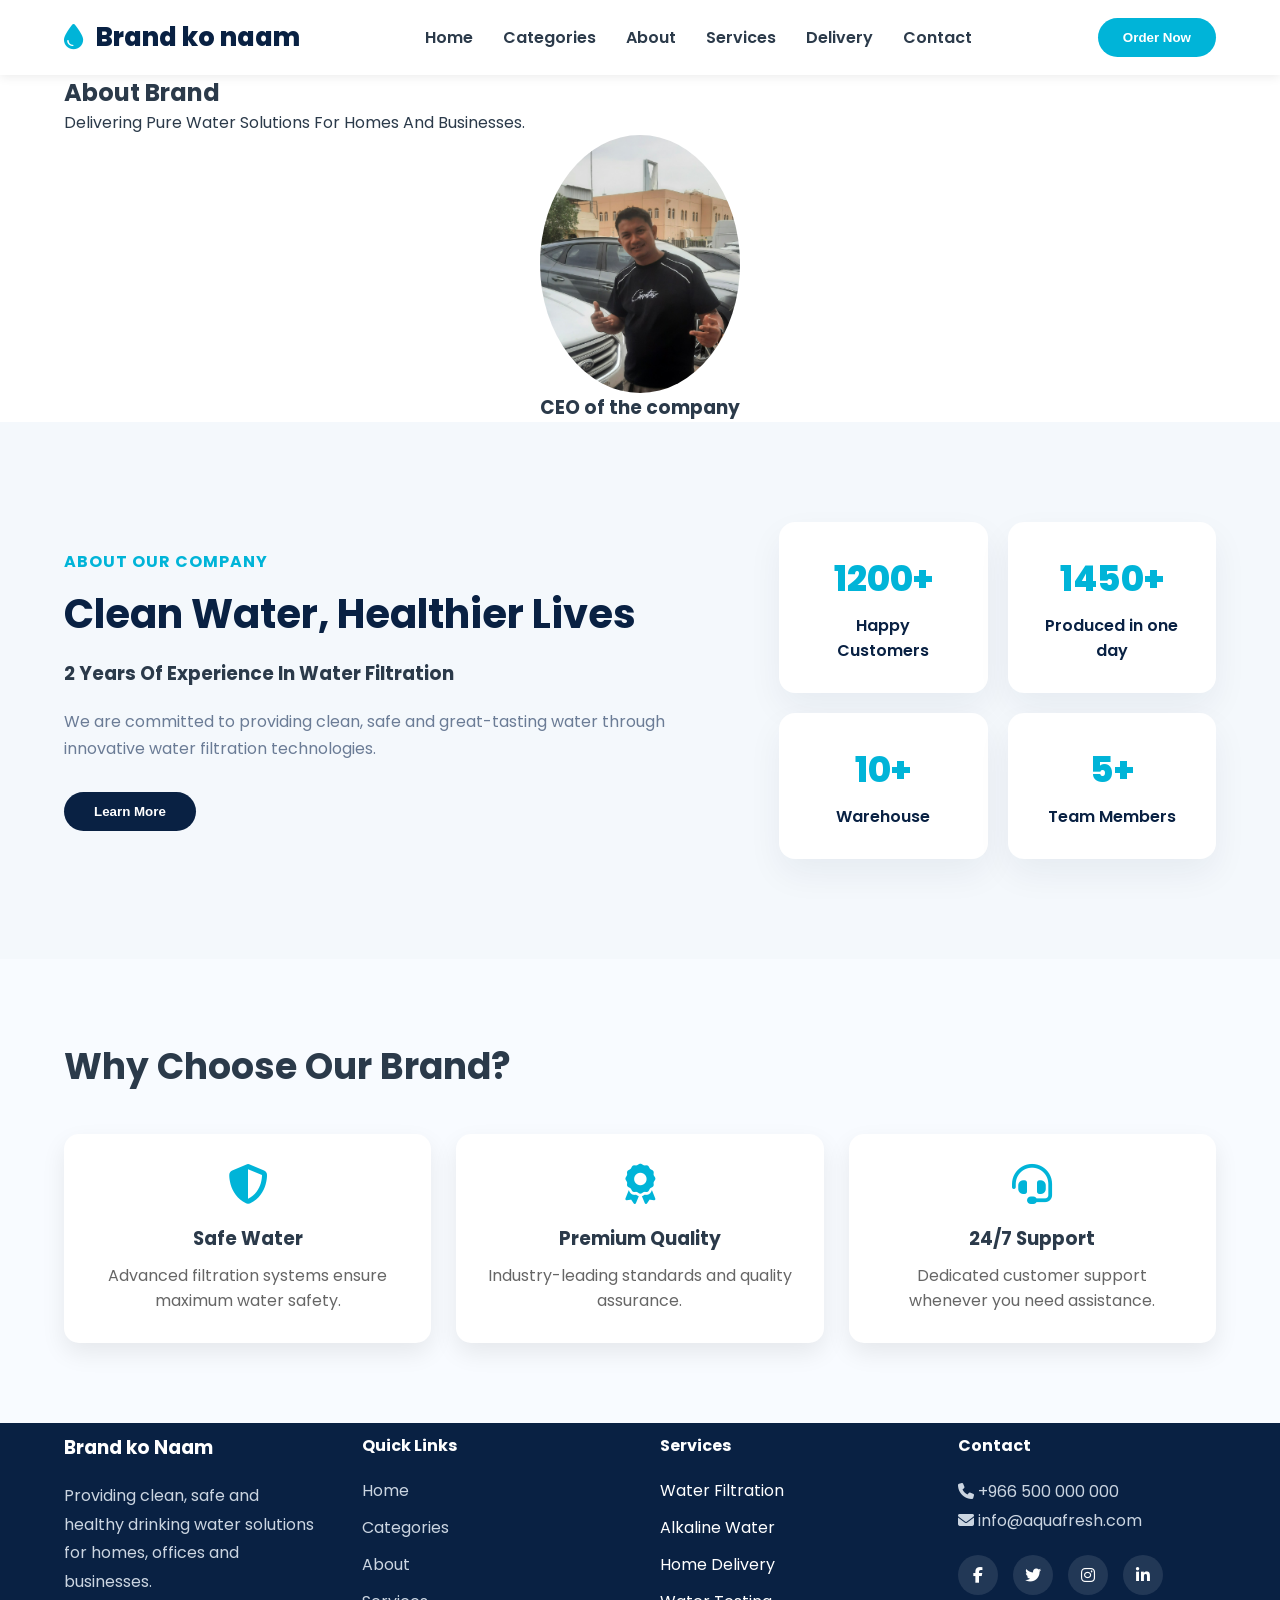
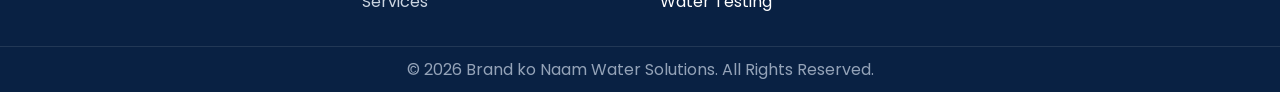
<file: watersupply/html/about.html>
<!DOCTYPE html>
<html lang="en">

<head>

    <meta charset="UTF-8">

    <meta name="viewport"
          content="width=device-width, initial-scale=1.0">

    <title>
        About Us | AquaFresh
    </title>

    <link href="https://fonts.googleapis.com/css2?family=Poppins:wght@300;400;500;600;700;800&display=swap"
          rel="stylesheet">

    <link rel="stylesheet"
          href="https://cdnjs.cloudflare.com/ajax/libs/font-awesome/6.4.0/css/all.min.css">

    <link rel="stylesheet"
          href="../css/main.css">

    <link rel="stylesheet"
          href="../css/about.css">

    <link rel="stylesheet"
          href="../css/responsive.css">

</head>

<body>

    <!-- HEADER -->

    <div id="header"></div>

    <!-- PAGE BANNER -->

    <section class="page-banner">

        <div class="container">

            <h1>
                About Brand
            </h1>

            <p>
                Delivering Pure Water Solutions
                For Homes And Businesses.
            </p>

        </div>

    </section>
    <div class="boss pic">
         <section>
         <div class="owner">
                    <img src="../images/dbdaju.png" alt="">
                    <h3>CEO of the company</h3>
                </div>

    </section>

    </div>
   

    <!-- ABOUT SECTION -->

    <section class="about-section">

        <div class="container about-wrapper">

            <div class="about-left">

                <span class="about-tag">

                    About Our Company
                

                </span>
               
                <h2>

                    Clean Water,
                    Healthier Lives

                </h2>

                <h3 class="experience-headline">

                    2 Years Of Experience
                    In Water Filtration

                </h3>

                <p>

                    We are committed to providing
                    clean, safe and great-tasting
                    water through innovative water
                    filtration technologies.

                </p>

                <button class="btn-more-about">

                    Learn More

                </button>

            </div>

            <div class="about-right grid-metrics">

                <div class="metric-box">

                    <div class="metric-num"
                         data-target="1200">

                        1200+

                    </div>

                    <div class="metric-label">

                        Happy Customers

                    </div>

                </div>

                <div class="metric-box">

                    <div class="metric-num"
                         data-target="1450">

                        1450+

                    </div>

                    <div class="metric-label">

                        Produced in one day

                    </div>

                </div>

                <div class="metric-box">

                    <div class="metric-num"
                         data-target="1800">

                        10+

                    </div>

                    <div class="metric-label">

                        Warehouse

                    </div>

                </div>

                <div class="metric-box">

                    <div class="metric-num"
                         data-target="50">

                        5+

                    </div>

                    <div class="metric-label">

                        Team Members

                    </div>

                </div>

            </div>

        </div>

    </section>

    <!-- COMPANY VALUES -->

    <section class="values-section">

        <div class="container">

            <h2 class="section-main-title">

                Why Choose Our Brand?

            </h2>

            <div class="values-grid">

                <div class="value-card">

                    <i class="fas fa-shield-alt"></i>

                    <h3>
                        Safe Water
                    </h3>

                    <p>
                        Advanced filtration systems
                        ensure maximum water safety.
                    </p>

                </div>

                <div class="value-card">

                    <i class="fas fa-award"></i>

                    <h3>
                        Premium Quality
                    </h3>

                    <p>
                        Industry-leading standards
                        and quality assurance.
                    </p>

                </div>

                <div class="value-card">

                    <i class="fas fa-headset"></i>

                    <h3>
                        24/7 Support
                    </h3>

                    <p>
                        Dedicated customer support
                        whenever you need assistance.
                    </p>

                </div>

            </div>

        </div>

    </section>

    <!-- FOOTER -->

    <div id="footer"></div>

    <!-- COUNTER SCRIPT -->

    <script src="../js/counterAnimation.js"></script>

    <!-- LOAD HEADER -->

    <script>

        fetch("header.html")

        .then(response => response.text())

        .then(data => {

            document.getElementById(
                "header"
            ).innerHTML = data;

        });

    </script>

    <!-- LOAD FOOTER -->

    <script>

        fetch("footer.html")

        .then(response => response.text())

        .then(data => {

            document.getElementById(
                "footer"
            ).innerHTML = data;

        });

    </script>

</body>

</html>
</file>
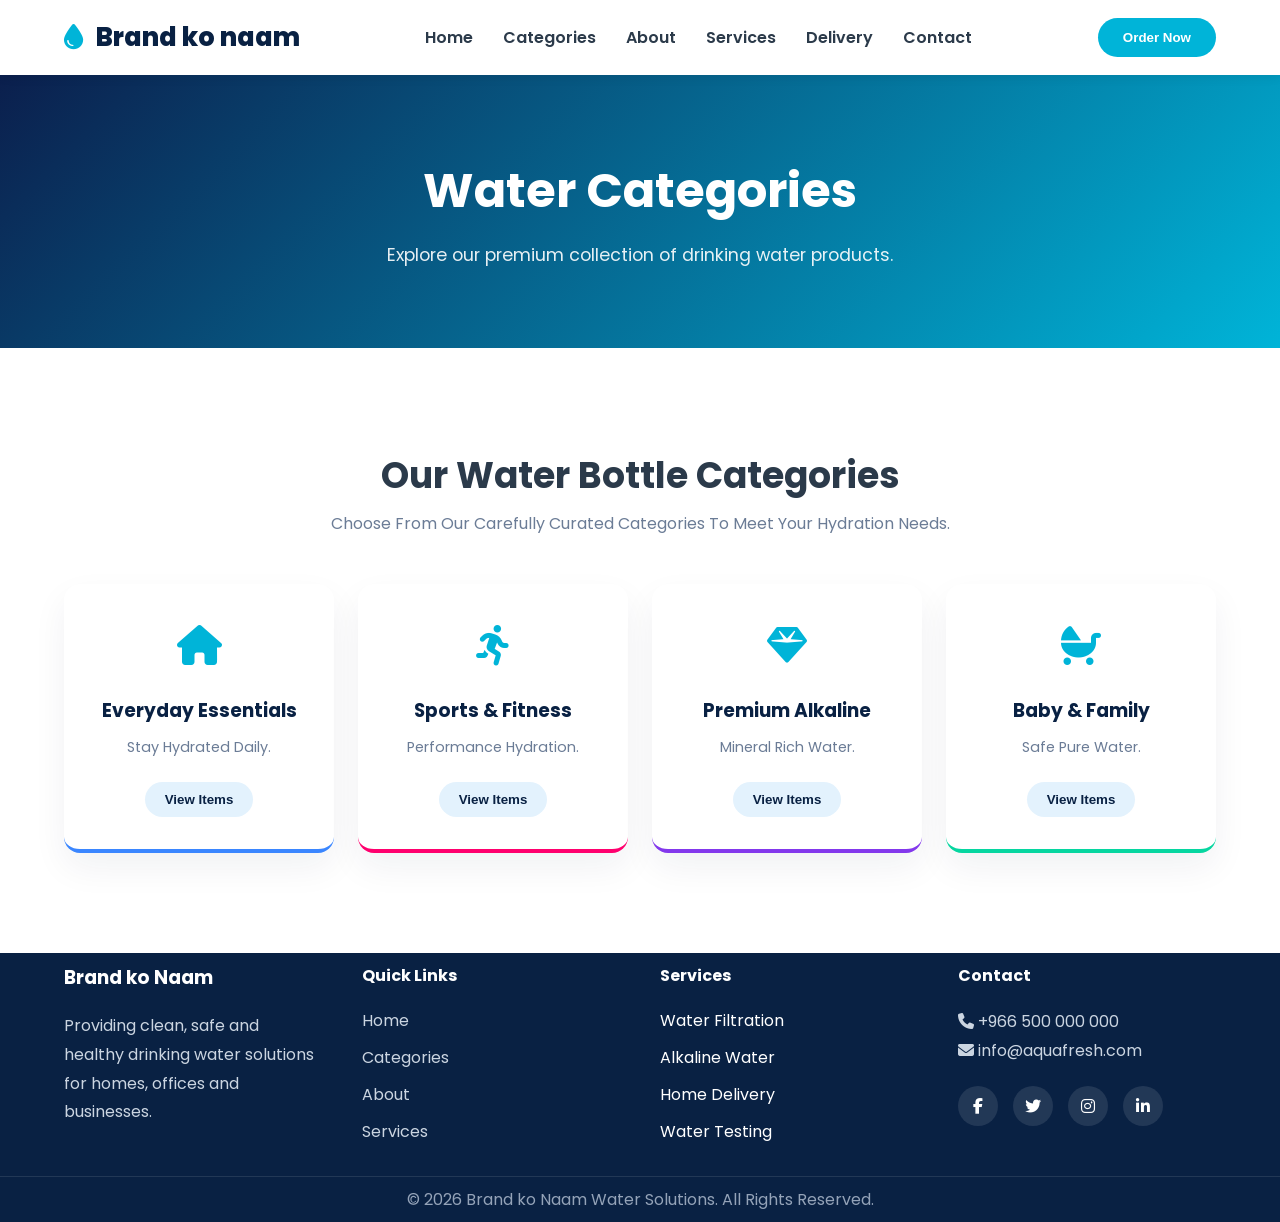
<file: watersupply/html/categories.html>
<!DOCTYPE html>
<html lang="en">

<head>

    <meta charset="UTF-8">

    <meta name="viewport"
          content="width=device-width, initial-scale=1.0">

    <title>
        Water Categories | AquaFresh
    </title>

    <link href="https://fonts.googleapis.com/css2?family=Poppins:wght@300;400;500;600;700;800&display=swap"
          rel="stylesheet">

    <link rel="stylesheet"
          href="https://cdnjs.cloudflare.com/ajax/libs/font-awesome/6.4.0/css/all.min.css">

    <link rel="stylesheet"
          href="../css/main.css">

    <link rel="stylesheet"
          href="../css/categories.css">

    <link rel="stylesheet"
          href="../css/responsive.css">

</head>

<body>

    <!-- HEADER -->

    <div id="header"></div>

    <!-- PAGE BANNER -->

    <section class="page-banner">

        <div class="container">

            <h1>
                Water Categories
            </h1>

            <p>
                Explore our premium collection
                of drinking water products.
            </p>

        </div>

    </section>

    <!-- CATEGORIES -->

    <section class="categories-section">

        <div class="container text-center">

            <h2 class="section-main-title">

                Our Water Bottle Categories

            </h2>

            <p class="section-subtitle">

                Choose From Our Carefully
                Curated Categories To Meet
                Your Hydration Needs.

            </p>

            <div class="categories-grid">

                <div class="category-card item-1">

                    <div class="category-illustration">

                        <i class="fas fa-home"></i>

                    </div>

                    <h3>
                        Everyday Essentials
                    </h3>

                    <p>
                        Stay Hydrated Daily.
                    </p>

                    <button class="btn-view-items">
                        View Items
                    </button>

                </div>

                <div class="category-card item-2">

                    <div class="category-illustration">

                        <i class="fas fa-running"></i>

                    </div>

                    <h3>
                        Sports & Fitness
                    </h3>

                    <p>
                        Performance Hydration.
                    </p>

                    <button class="btn-view-items">
                        View Items
                    </button>

                </div>

                <div class="category-card item-3">

                    <div class="category-illustration">

                        <i class="fas fa-gem"></i>

                    </div>

                    <h3>
                        Premium Alkaline
                    </h3>

                    <p>
                        Mineral Rich Water.
                    </p>

                    <button class="btn-view-items">
                        View Items
                    </button>

                </div>

                <div class="category-card item-4">

                    <div class="category-illustration">

                        <i class="fas fa-baby-carriage"></i>

                    </div>

                    <h3>
                        Baby & Family
                    </h3>

                    <p>
                        Safe Pure Water.
                    </p>

                    <button class="btn-view-items">
                        View Items
                    </button>

                </div>

            </div>

        </div>

    </section>

    <!-- FOOTER -->

    <div id="footer"></div>

    <!-- LOAD HEADER -->

    <script>

        fetch("header.html")

        .then(response => response.text())

        .then(data => {

            document.getElementById(
                "header"
            ).innerHTML = data;

        });

    </script>

    <!-- LOAD FOOTER -->

    <script>

        fetch("footer.html")

        .then(response => response.text())

        .then(data => {

            document.getElementById(
                "footer"
            ).innerHTML = data;

        });

    </script>

</body>

</html>
</file>
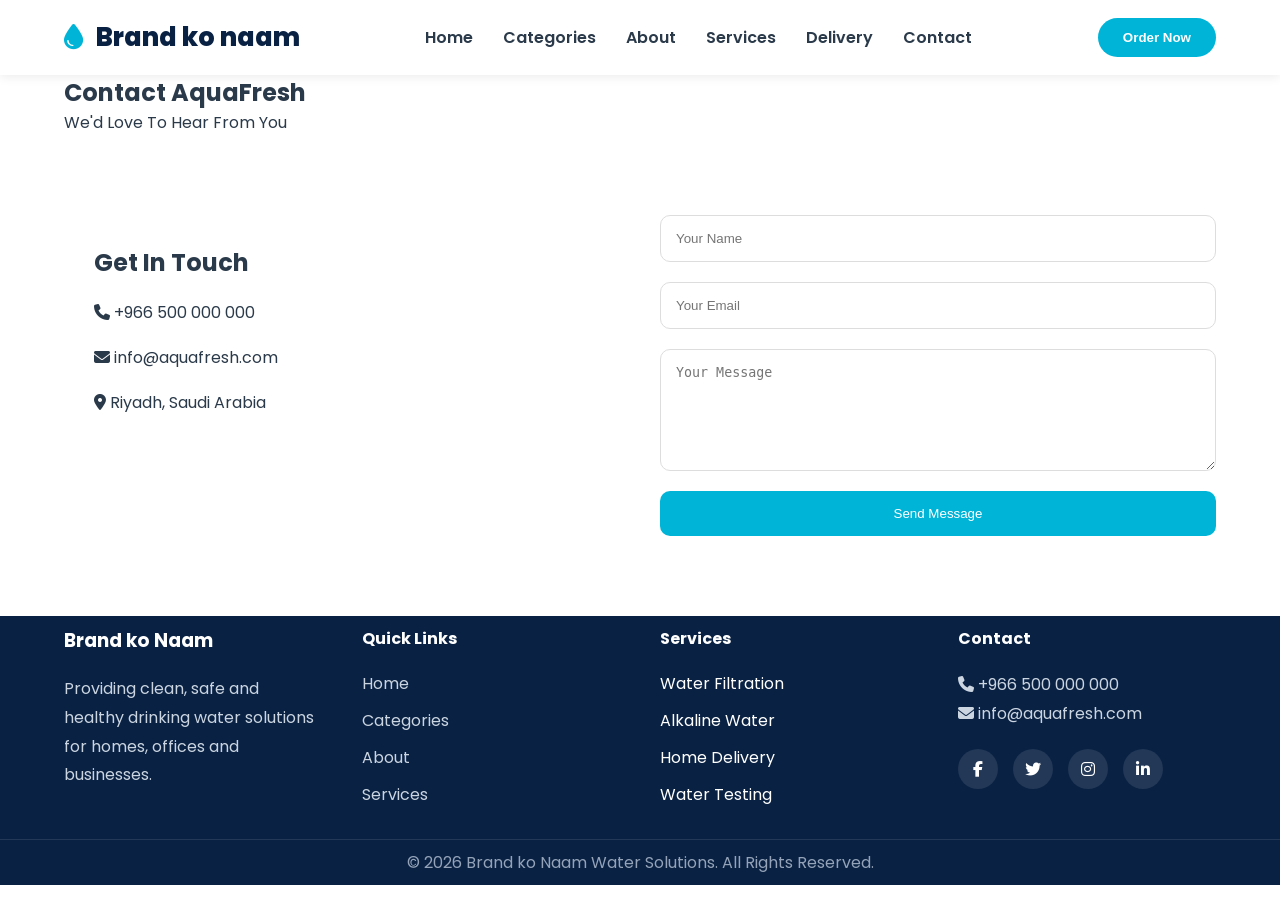
<file: watersupply/html/contact.html>
<!DOCTYPE html>
<html lang="en">

<head>

<meta charset="UTF-8">

<meta name="viewport"
      content="width=device-width, initial-scale=1.0">

<title>
Contact Us | Brand ko naam
</title>

<link href="https://fonts.googleapis.com/css2?family=Poppins:wght@300;400;500;600;700;800&display=swap"
      rel="stylesheet">

<link rel="stylesheet"
      href="https://cdnjs.cloudflare.com/ajax/libs/font-awesome/6.4.0/css/all.min.css">

<link rel="stylesheet"
      href="../css/main.css">

<link rel="stylesheet"
      href="../css/contact.css">

</head>

<body>

<div id="header"></div>

<section class="page-banner">

    <div class="container">

        <h1>
            Contact AquaFresh
        </h1>

        <p>
            We'd Love To Hear From You
        </p>

    </div>

</section>

<section class="contact-section">

    <div class="container">

        <div class="contact-grid">

            <div class="contact-info">

                <h2>
                    Get In Touch
                </h2>

                <p>

                    <i class="fas fa-phone"></i>

                    +966 500 000 000

                </p>

                <p>

                    <i class="fas fa-envelope"></i>

                    info@aquafresh.com

                </p>

                <p>

                    <i class="fas fa-location-dot"></i>

                    Riyadh, Saudi Arabia

                </p>

            </div>

            <div class="contact-form-box">

                <form>

                    <input type="text"
                           placeholder="Your Name"
                           required>

                    <input type="email"
                           placeholder="Your Email"
                           required>

                    <textarea
                    rows="6"
                    placeholder="Your Message"></textarea>

                    <button type="submit">

                        Send Message

                    </button>

                </form>

            </div>

        </div>

    </div>

</section>

<div id="footer"></div>

<script src="../js/routeChecker.js"></script>

<script>

fetch("header.html")
.then(response => response.text())
.then(data => {
document.getElementById("header").innerHTML = data;
});

fetch("footer.html")
.then(response => response.text())
.then(data => {
document.getElementById("footer").innerHTML = data;
});

</script>

</body>
</html>
</file>
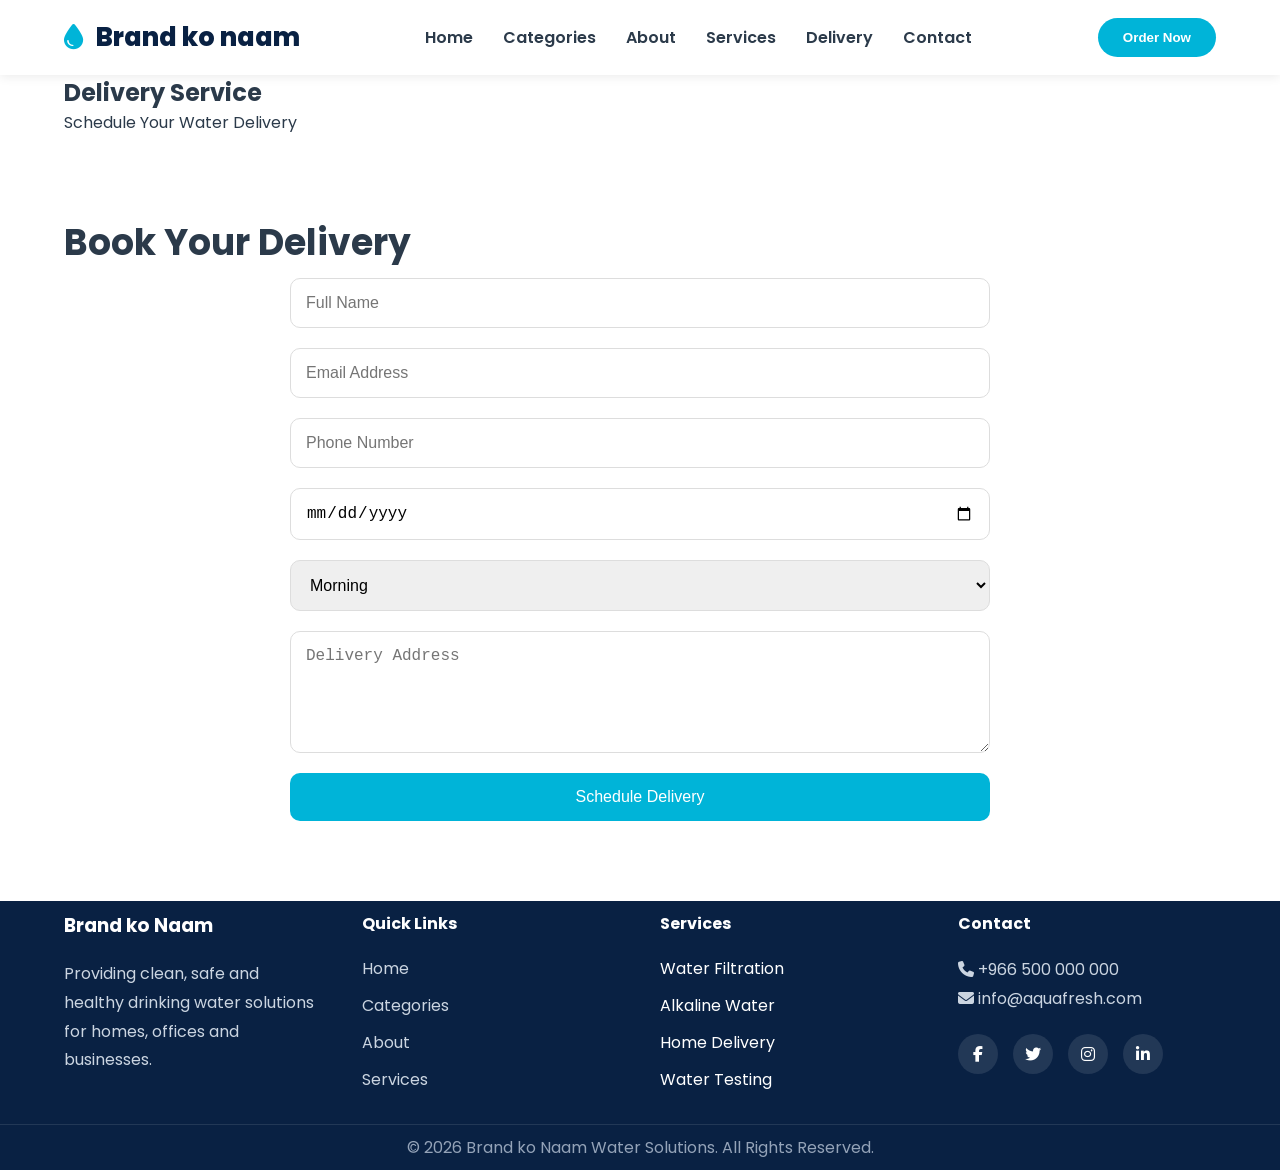
<file: watersupply/html/delivery.html>
<!DOCTYPE html>
<html lang="en">

<head>

    <meta charset="UTF-8">

    <meta name="viewport"
          content="width=device-width, initial-scale=1.0">

    <title>
        Delivery Service | AquaFresh
    </title>

    <link href="https://fonts.googleapis.com/css2?family=Poppins:wght@300;400;500;600;700;800&display=swap"
          rel="stylesheet">

    <link rel="stylesheet"
          href="https://cdnjs.cloudflare.com/ajax/libs/font-awesome/6.4.0/css/all.min.css">

    <link rel="stylesheet"
          href="../css/main.css">

    <link rel="stylesheet"
          href="../css/delivery.css">

</head>

<body>

<div id="header"></div>

<section class="page-banner">

    <div class="container">

        <h1>
            Delivery Service
        </h1>

        <p>
            Schedule Your Water Delivery
        </p>

    </div>

</section>

<section class="delivery-section">

    <div class="container">

        <h2 class="section-main-title">
            Book Your Delivery
        </h2>

        <form class="delivery-form">

            <input type="text"
                   placeholder="Full Name"
                   required>

            <input type="email"
                   placeholder="Email Address"
                   required>

            <input type="tel"
                   placeholder="Phone Number"
                   required>

            <input type="date"
                   id="targetDeliveryDate"
                   required>

            <select id="targetDeliverySlot">

                <option>
                    Morning
                </option>

                <option>
                    Afternoon
                </option>

                <option>
                    Evening
                </option>

            </select>

            <textarea
            placeholder="Delivery Address"
            rows="5"></textarea>

            <button type="submit"
                    id="btnScheduleAction">

                Schedule Delivery

            </button>

        </form>

    </div>

</section>

<div id="footer"></div>

<script src="../js/dateValidation.js"></script>
<script src="../js/deliveryForm.js"></script>

<script>

fetch("header.html")
.then(response => response.text())
.then(data => {
document.getElementById("header").innerHTML = data;
});

fetch("footer.html")
.then(response => response.text())
.then(data => {
document.getElementById("footer").innerHTML = data;
});

</script>

</body>
</html>
</file>
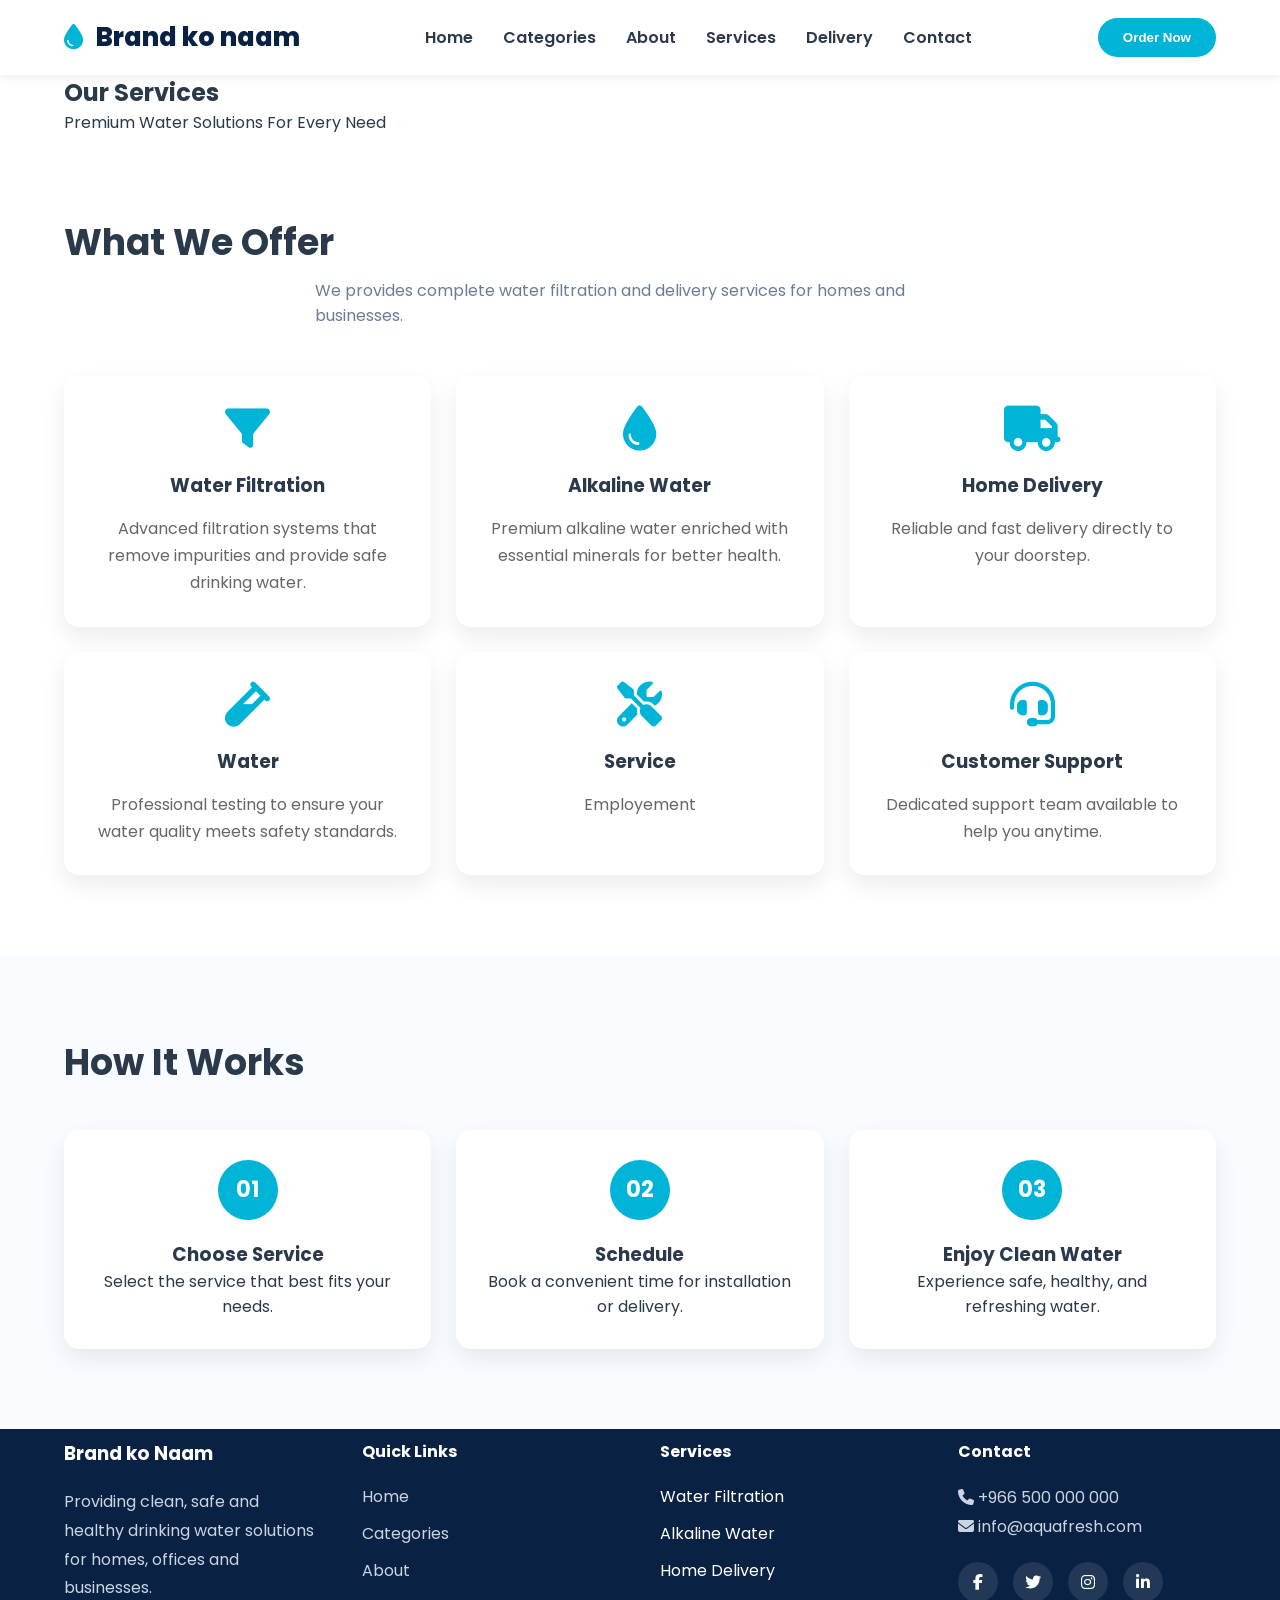
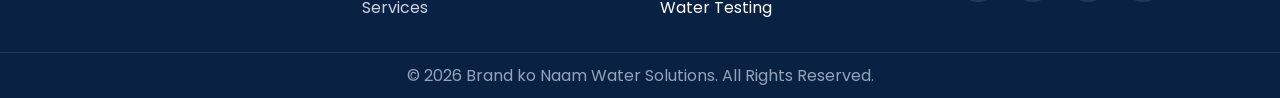
<file: watersupply/html/services.html>
<!DOCTYPE html>
<html lang="en">

<head>

    <meta charset="UTF-8">

    <meta name="viewport"
          content="width=device-width, initial-scale=1.0">

    <title>
        Our Services | Fresh
    </title>

    <link href="https://fonts.googleapis.com/css2?family=Poppins:wght@300;400;500;600;700;800&display=swap"
          rel="stylesheet">

    <link rel="stylesheet"
          href="https://cdnjs.cloudflare.com/ajax/libs/font-awesome/6.4.0/css/all.min.css">

    <link rel="stylesheet"
          href="../css/main.css">

    <link rel="stylesheet"
          href="../css/services.css">

    <link rel="stylesheet"
          href="../css/responsive.css">

</head>

<body>

    <!-- HEADER -->

    <div id="header"></div>

    <!-- PAGE BANNER -->

    <section class="page-banner">

        <div class="container">

            <h1>
                Our Services
            </h1>

            <p>
                Premium Water Solutions
                For Every Need
            </p>

        </div>

    </section>

    <!-- SERVICES SECTION -->

    <section class="services-section">

        <div class="container">

            <h2 class="section-main-title">

                What We Offer

            </h2>

            <p class="section-subtitle">

                We provides complete
                water filtration and delivery
                services for homes and businesses.

            </p>

            <div class="services-grid">

                <div class="service-card">

                    <i class="fas fa-filter"></i>

                    <h3>
                        Water Filtration
                    </h3>

                    <p>
                        Advanced filtration systems
                        that remove impurities and
                        provide safe drinking water.
                    </p>

                </div>

                <div class="service-card">

                    <i class="fas fa-tint"></i>

                    <h3>
                        Alkaline Water
                    </h3>

                    <p>
                        Premium alkaline water
                        enriched with essential
                        minerals for better health.
                    </p>

                </div>

                <div class="service-card">

                    <i class="fas fa-truck"></i>

                    <h3>
                        Home Delivery
                    </h3>

                    <p>
                        Reliable and fast delivery
                        directly to your doorstep.
                    </p>

                </div>

                <div class="service-card">

                    <i class="fas fa-vial"></i>

                    <h3>
                        Water 
                    </h3>

                    <p>
                        Professional testing to
                        ensure your water quality
                        meets safety standards.
                    </p>

                </div>

                <div class="service-card">

                    <i class="fas fa-tools"></i>

                    <h3>
                        Service
                    </h3>

                    <p>
                        Employement
                    </p>

                </div>

                <div class="service-card">

                    <i class="fas fa-headset"></i>

                    <h3>
                        Customer Support
                    </h3>

                    <p>
                        Dedicated support team
                        available to help you
                        anytime.
                    </p>

                </div>

            </div>

        </div>

    </section>

    <!-- PROCESS SECTION -->

    <section class="process-section">

        <div class="container">

            <h2 class="section-main-title">

                How It Works

            </h2>

            <div class="process-grid">

                <div class="process-card">

                    <span>01</span>

                    <h3>
                        Choose Service
                    </h3>

                    <p>
                        Select the service that
                        best fits your needs.
                    </p>

                </div>

                <div class="process-card">

                    <span>02</span>

                    <h3>
                        Schedule
                    </h3>

                    <p>
                        Book a convenient time
                        for installation or delivery.
                    </p>

                </div>

                <div class="process-card">

                    <span>03</span>

                    <h3>
                        Enjoy Clean Water
                    </h3>

                    <p>
                        Experience safe, healthy,
                        and refreshing water.
                    </p>

                </div>

            </div>

        </div>

    </section>

    <!-- FOOTER -->

    <div id="footer"></div>

    <!-- LOAD HEADER -->

    <script>

        fetch("header.html")

        .then(response => response.text())

        .then(data => {

            document.getElementById(
                "header"
            ).innerHTML = data;

        });

    </script>

    <!-- LOAD FOOTER -->

    <script>

        fetch("footer.html")

        .then(response => response.text())

        .then(data => {

            document.getElementById(
                "footer"
            ).innerHTML = data;

        });

    </script>

</body>

</html>
</file>
<file: watersupply/css/main.css>
:root{
--navy-blue:#092143;
--sky-blue:#e3f2fd;
--cyan-accent:#00b4d8;
--text-dark:#2b3a4a;
--text-muted:#6b7c96;
--bg-light:#f4f8fc;
--white:#ffffff;
--card-shadow:0 15px 35px rgba(9,33,67,.06);
--border-radius-main:16px;
}

*{
margin:0;
padding:0;
box-sizing:border-box;
}

html{
scroll-behavior:smooth;
}

body{
font-family:'Poppins',sans-serif;
color:var(--text-dark);
overflow-x:hidden;
background:#fff;
}

.container{
width:100%;
max-width:1200px;
margin:auto;
padding:0 24px;
}

.text-center{
text-align:center;
}
.hero-lead{
   
    text-align: left;
}

.text-cyan{
color:var(--cyan-accent);
}

.section-main-title{
font-size:2.25rem;
font-weight:700;
margin-bottom:8px;
}

.section-subtitle{
color:var(--text-muted);
max-width:650px;
margin:auto auto 48px;
}
/* =========================
   HEADER
========================= */

.main-header{
    position:sticky;
    top:0;
    z-index:1000;
    background:white;
    box-shadow:0 2px 10px rgba(0,0,0,.08);
}

.header-container{
    display:flex;
    justify-content:space-between;
    align-items:center;
    padding:18px 24px;
}

.logo{
    font-size:1.6rem;
    font-weight:800;
    color:var(--navy-blue);
}

.logo i{
    color:var(--cyan-accent);
    margin-right:8px;
}

.navbar{
    display:flex;
    gap:30px;
}

.navbar a{
    text-decoration:none;
    color:var(--text-dark);
    font-weight:600;
    transition:.3s;
}

.navbar a:hover{
    color:var(--cyan-accent);
}

.header-btn{
    border:none;
    background:var(--cyan-accent);
    color:white;
    padding:12px 25px;
    border-radius:30px;
    cursor:pointer;
    font-weight:600;
}

/* =========================
   FOOTER
========================= */

.footer{
    background:var(--navy-blue);
    color:white;
    padding-top:10px;
}

.footer-grid{
    display:grid;
    grid-template-columns:repeat(4,1fr);
    gap:40px;
}

.footer-column h3,
.footer-column h4{
    margin-bottom:20px;
}

.footer-column p{
    color:#cbd5e1;
    line-height:1.8;
}

.footer-column ul{
    list-style:none;
}

.footer-column ul li{
    margin-bottom:12px;
}

.footer-column a{
    color:#cbd5e1;
    text-decoration:none;
}

.footer-column a:hover{
    color:white;
}

.social-icons{
    display:flex;
    gap:15px;
    margin-top:20px;
}

.social-icons a{
    width:40px;
    height:40px;
    background:rgba(255,255,255,.1);
    border-radius:50%;
    display:flex;
    justify-content:center;
    align-items:center;
    color:white;
}

.footer-bottom{
    margin-top:20px;
    text-align:center;
    border-top:1px solid rgba(255,255,255,.1);
    padding:10px;
    color:#94a3b8;
}
.hero-product-display{
    border:3px solid red;
}

.main-bottle-img{
    width:400px;
    height:auto;
}
</file>
<file: watersupply/css/about.css>
.about-section{
    padding:100px 0;
    background:var(--bg-light);
}

.about-wrapper{
    display:grid;
    grid-template-columns:1.2fr .8fr;
    gap:60px;
    align-items:center;
}

.about-tag{
    color:var(--cyan-accent);
    font-weight:700;
    text-transform:uppercase;
    letter-spacing:1px;
}

.about-left h2{
    font-size:2.5rem;
    color:var(--navy-blue);
    margin-top:10px;
}

.experience-headline{
    margin:15px 0 20px;
    color:var(--text-dark);
}

.about-left p{
    color:var(--text-muted);
    margin-bottom:30px;
    line-height:1.7;
}

.btn-more-about{
    border:none;
    background:var(--navy-blue);
    color:white;
    padding:12px 30px;
    border-radius:30px;
    cursor:pointer;
    font-weight:600;
}

.grid-metrics{
    display:grid;
    grid-template-columns:1fr 1fr;
    gap:20px;
}

.metric-box{
    background:white;
    padding:30px;
    text-align:center;
    border-radius:16px;
    box-shadow:0 15px 35px rgba(9,33,67,.06);
}

.metric-num{
    font-size:2.2rem;
    color:var(--cyan-accent);
    font-weight:800;
}

.metric-label{
    color:var(--navy-blue);
    font-weight:600;
    margin-top:8px;
}

.feature-badges-row{
    display:grid;
    grid-template-columns:1fr 1fr;
    gap:20px;
    margin-bottom:30px;
}

.badge-item{
    display:flex;
    gap:15px;
}
.values-section{
    padding:80px 20px;
    background:#f8fbff;
}

.values-grid{
    display:grid;
    grid-template-columns:
    repeat(auto-fit,minmax(250px,1fr));
    gap:25px;
    margin-top:40px;
}

.value-card{
    background:#fff;
    padding:30px;
    border-radius:15px;
    text-align:center;
    box-shadow:0 10px 25px rgba(0,0,0,.08);
}

.value-card i{
    font-size:40px;
    color:#00b4d8;
    margin-bottom:20px;
}

.value-card h3{
    margin-bottom:10px;
}

.value-card p{
    color:#666;
}
.boss{
     display: flex;
     align-items: center;
     justify-content: space-around;
}
.owner1 {
    border: 1px solid black;
    padding: 20px;
    width: 50%;
    border-radius: 10px 10px;
    margin-left: 10px;
    margin-top: 10px;
    box-shadow: 2px 4px 8px rgba(0, 0, 0, 0.3);
    display: flex;
    gap: 50px;          /* space between images */
    justify-content: left;  /* center horizontally */
    align-items: center;
    flex-wrap: wrap;    /* allows wrapping on small screens */
  position: relative;
  transform: translate(0);
  transform-style: preserve-3d;
  
    
}
.owner2 {
    border: 1px solid black;
    padding: 20px;
    width: 50%;
    border-radius: 10px 10px;
    margin-left: 10px;
    margin-top: 10px;
    box-shadow: 2px 4px 8px rgba(0, 0, 0, 0.3);
    display: flex;
    gap: 50px;          /* space between images */
    justify-content: left;  /* center horizontally */
    align-items: center;
    flex-wrap: wrap;    /* allows wrapping on small screens */
  position: relative;
  transform: translate(0);
  transform-style: preserve-3d;
  
    
}
.owner img {
    width: 200px;       /* adjust size as needed */
    height: auto;
    display: block;
}
img {
    width: 200px;
    height: 280px;   /* make height bigger than width for oval */
    object-fit: cover;
    border-radius: 50%;
}

.badge-icon{
    width:50px;
    height:50px;
    min-width:50px;
    border-radius:50%;
    background:white;
    color:var(--cyan-accent);
    display:flex;
    justify-content:center;
    align-items:center;
    box-shadow:0 4px 10px rgba(0,0,0,.05);
    font-size:1.4rem;
}
</file>
<file: watersupply/css/responsive.css>
@media(max-width:1024px){

.hero-product-display{
display:none;
}

.categories-grid{
grid-template-columns:repeat(2,1fr);
}

.products-showcase-grid{
grid-template-columns:repeat(2,1fr);
}

.about-wrapper{
grid-template-columns:1fr;
}

.delivery-grid-layout{
grid-template-columns:1fr;
}

.composition-container{
grid-template-columns:1fr;
}

.text-left,
.text-right{
text-align:center;
}

.justify-start,
.justify-end{
justify-content:center;
}

}

@media(max-width:768px){

.hero-title{
font-size:2.5rem;
}

.cta-flex-layout{
flex-direction:column;
gap:20px;
text-align:center;
}

.form-action-buttons-flex{
flex-direction:column;
}

}

@media(max-width:640px){

.categories-grid{
grid-template-columns:1fr;
}

.products-showcase-grid{
grid-template-columns:1fr;
}

.grid-metrics{
grid-template-columns:1fr;
}

.feature-badges-row{
grid-template-columns:1fr;
}

.hero-title{
font-size:2rem;
}

.flex-bar{
flex-direction:column;
border-radius:12px;
}

.flex-bar input{
width:100%;
}

.btn-action-verify{
padding:15px;
width:100%;
}

.checker-card-block{
padding:25px;
}

.scheduler-interactive-card{
padding:25px;
}

.section-main-title{
font-size:1.8rem;
}

}

@media(max-width:768px){

    .header-container{
        flex-direction:column;
        gap:20px;
    }

    .navbar{
        flex-wrap:wrap;
        justify-content:center;
        gap:15px;
    }

    .footer-grid{
        grid-template-columns:1fr;
        text-align:center;
    }

    .social-icons{
        justify-content:center;
    }
}
</file>
<file: watersupply/css/categories.css>
.categories-section{
    padding:100px 0;
    background:#fff;
}

.categories-grid{
    display:grid;
    grid-template-columns:repeat(4,1fr);
    gap:24px;
}

.category-card{
    background:#fff;
    border-radius:16px;
    padding:32px 24px;
    box-shadow:0 15px 35px rgba(9,33,67,.06);
    text-align:center;
    border-bottom:4px solid transparent;
    transition:.3s;
}

.category-card:hover{
    transform:translateY(-8px);
}

.category-card.item-1{
    border-bottom-color:#3a86ff;
}

.category-card.item-2{
    border-bottom-color:#ff006e;
}

.category-card.item-3{
    border-bottom-color:#8338ec;
}

.category-card.item-4{
    border-bottom-color:#06d6a0;
}

.category-illustration{
    font-size:2.5rem;
    color:var(--cyan-accent);
    margin-bottom:20px;
}

.category-card h3{
    color:var(--navy-blue);
    margin-bottom:12px;
}

.category-card p{
    color:var(--text-muted);
    font-size:.9rem;
    margin-bottom:24px;
}
.page-banner{
    padding:80px 20px;
    background:linear-gradient(
        135deg,
        #0b1f4d,
        #00b4d8
    );
    color:white;
    text-align:center;
}

.page-banner h1{
    font-size:3rem;
    margin-bottom:15px;
}

.page-banner p{
    font-size:1.1rem;
    opacity:.9;
}

.btn-view-items{
    border:none;
    background:var(--sky-blue);
    color:var(--navy-blue);
    padding:10px 20px;
    border-radius:30px;
    cursor:pointer;
    font-weight:600;
}

.btn-view-items:hover{
    background:#bbdefb;
}
</file>
<file: watersupply/css/contact.css>
.route-checker-wrapper{
    padding:100px 0;
    background:var(--bg-light);
}

.route-checker-wrapper h2{
    color:var(--navy-blue);
    margin-bottom:10px;
}

.route-checker-wrapper p{
    color:var(--text-muted);
}

.max-w-inner-form{
    max-width:750px;
    margin:auto;
}

.checker-card-block{
    background:white;
    padding:48px;
    border-radius:16px;
    box-shadow:0 15px 35px rgba(9,33,67,.06);
    margin-top:40px;
}

.checker-card-block h3{
    margin-bottom:15px;
}

.checker-card-p{
    margin-bottom:25px !important;
}

.flex-bar{
    display:flex;
    overflow:hidden;
    border-radius:30px;
    border:1px solid #e2e8f0;
}

.flex-bar input{
    flex:1;
    padding:16px 24px;
    border:none;
    outline:none;
}

.btn-action-verify{
    border:none;
    background:var(--cyan-accent);
    color:white;
    padding:0 28px;
    cursor:pointer;
    font-weight:600;
}

.route-display-msg{
    display:none;
    margin-top:20px;
    font-weight:600;
}

.toast-wrapper-panel{
    position:fixed;
    right:30px;
    bottom:30px;

    background:var(--navy-blue);
    color:white;

    padding:14px 28px;

    border-radius:8px;

    transform:translateY(150px);
    opacity:0;

    transition:.4s;

    z-index:9999;
}

.toast-wrapper-panel.reveal{
    transform:translateY(0);
    opacity:1;
}

.contact-section{
    padding:80px 20px;
}

.contact-grid{
    display:grid;
    grid-template-columns:1fr 1fr;
    gap:40px;
}

.contact-info{
    padding:30px;
}

.contact-info p{
    margin:20px 0;
}

.contact-form-box form{
    display:flex;
    flex-direction:column;
    gap:20px;
}

.contact-form-box input,
.contact-form-box textarea{
    padding:15px;
    border:1px solid #ddd;
    border-radius:10px;
}

.contact-form-box button{
    padding:15px;
    border:none;
    border-radius:10px;
    background:#00b4d8;
    color:white;
    cursor:pointer;
}

@media(max-width:768px){

.contact-grid{
    grid-template-columns:1fr;
}

}
</file>
<file: watersupply/css/delivery.css>
.cta-ribbon-banner{
    background:
    linear-gradient(
    90deg,
    #0288d1,
    #00b4d8
    );
    color:white;
    padding:40px 0;
}

.cta-flex-layout{
    display:flex;
    justify-content:space-between;
    align-items:center;
}

.cta-flex-layout h2{
    font-size:1.8rem;
}

.btn-cta-action{
    background:white;
    color:var(--navy-blue);
    border:none;
    padding:14px 30px;
    border-radius:30px;
    cursor:pointer;
    font-weight:700;
}

.delivery-schedule-section{
    padding:100px 0;
    background:#fff;
}

.delivery-grid-layout{
    display:grid;
    grid-template-columns:1.1fr .9fr;
    gap:60px;
    align-items:center;
}

.sub-label{
    color:var(--cyan-accent);
    font-weight:700;
    text-transform:uppercase;
}

.delivery-details-panel h2{
    color:var(--navy-blue);
    margin:15px 0 30px;
    line-height:1.6;
}

.delivery-bullet-points ul{
    list-style:none;
}

.delivery-bullet-points li{
    display:flex;
    align-items:center;
    gap:12px;
    margin-bottom:15px;
}

.num-bullet{
    width:28px;
    height:28px;
    border-radius:50%;
    background:var(--sky-blue);
    color:var(--navy-blue);
    display:flex;
    justify-content:center;
    align-items:center;
    font-weight:700;
}

.scheduler-interactive-card{
    background:var(--navy-blue);
    color:white;
    padding:40px;
    border-radius:16px;
}

.scheduler-interactive-card h3{
    margin-bottom:20px;
}

.form-perk-item{
    margin-bottom:12px;
}

.interactive-form-inputs{
    margin-top:25px;
}

.input-element-row{
    margin-bottom:18px;
}

.input-element-row label{
    display:block;
    margin-bottom:6px;
    font-size:.8rem;
    text-transform:uppercase;
    color:#94a3b8;
}

.input-element-row input,
.input-element-row select{
    width:100%;
    padding:12px;
    border-radius:8px;
    border:1px solid #334155;
    background:#1e293b;
    color:white;
    outline:none;
}

.form-action-buttons-flex{
    display:flex;
    gap:12px;
    margin-top:20px;
}

.btn-form-secondary{
    flex:1;
    background:transparent;
    color:white;
    border:2px solid #334155;
    padding:12px;
    border-radius:8px;
    cursor:pointer;
}

.btn-form-main{
    flex:1;
    background:var(--cyan-accent);
    color:white;
    border:none;
    padding:12px;
    border-radius:8px;
    cursor:pointer;
    font-weight:700;
}

.delivery-section{
    padding:80px 20px;
}

.delivery-form{
    max-width:700px;
    margin:auto;
    display:flex;
    flex-direction:column;
    gap:20px;
}

.delivery-form input,
.delivery-form select,
.delivery-form textarea{
    padding:15px;
    border:1px solid #ddd;
    border-radius:10px;
    font-size:16px;
}

.delivery-form button{
    padding:15px;
    border:none;
    border-radius:10px;
    background:#00b4d8;
    color:white;
    cursor:pointer;
    font-size:16px;
}
</file>
<file: watersupply/css/services.css>
.services-store-section{
    padding:100px 0;
    background:var(--bg-light);
}

.products-showcase-grid{
    display:grid;
    grid-template-columns:repeat(3,1fr);
    gap:30px;
    margin-top:50px;
    margin-bottom:40px;
}

.store-item-card{
    background:#fff;
    border-radius:16px;
    overflow:hidden;
    box-shadow:0 15px 35px rgba(9,33,67,.06);
    display:flex;
    flex-direction:column;
    transition:.3s;
}

.store-item-card:hover{
    transform:translateY(-8px);
}

.store-img-wrapper{
    position:relative;
    height:220px;
    overflow:hidden;
}

.store-img-wrapper img{
    width:100%;
    height:100%;
    object-fit:cover;
}

.badge-sale-sticker{
    position:absolute;
    top:15px;
    left:15px;
    background:#ff006e;
    color:white;
    padding:5px 12px;
    border-radius:20px;
    font-size:.75rem;
    font-weight:700;
}

.store-body-info{
    padding:24px;
    display:flex;
    flex-direction:column;
    flex-grow:1;
}

.star-rating-row{
    color:#ffca28;
    margin-bottom:10px;
}

.store-body-info h3{
    color:var(--navy-blue);
    margin-bottom:8px;
}

.store-body-info p{
    color:var(--text-muted);
    margin-bottom:15px;
}

.pricing-panel{
    margin-top:auto;
    margin-bottom:20px;
}

.retail-price{
    color:var(--cyan-accent);
    font-size:1.4rem;
    font-weight:700;
}

.discount-slashed{
    color:var(--text-muted);
    text-decoration:line-through;
    margin-left:8px;
}

.btn-add-to-cart,
.btn-select-options{
    width:100%;
    border:none;
    padding:12px;
    border-radius:8px;
    cursor:pointer;
    font-weight:600;
    display:flex;
    align-items:center;
    justify-content:center;
    gap:8px;
}

.btn-add-to-cart{
    background:var(--sky-blue);
    color:var(--navy-blue);
}

.btn-select-options{
    background:var(--navy-blue);
    color:white;
}

.btn-view-all-services{
    border:none;
    background:var(--navy-blue);
    color:white;
    padding:14px 35px;
    border-radius:30px;
    font-weight:600;
    cursor:pointer;
}
.services-section{
    padding:80px 20px;
}

.services-grid{
    display:grid;
    grid-template-columns:
    repeat(auto-fit,minmax(280px,1fr));
    gap:25px;
    margin-top:40px;
}

.service-card{
    background:#fff;
    padding:30px;
    border-radius:15px;
    text-align:center;
    box-shadow:0 10px 25px rgba(0,0,0,.08);
    transition:.3s;
}

.service-card:hover{
    transform:translateY(-8px);
}

.service-card i{
    font-size:45px;
    color:#00b4d8;
    margin-bottom:20px;
}

.service-card h3{
    margin-bottom:15px;
}

.service-card p{
    color:#666;
    line-height:1.7;
}

.process-section{
    padding:80px 20px;
    background:#f8fbff;
}

.process-grid{
    display:grid;
    grid-template-columns:
    repeat(auto-fit,minmax(250px,1fr));
    gap:25px;
    margin-top:40px;
}

.process-card{
    background:white;
    padding:30px;
    border-radius:15px;
    text-align:center;
    box-shadow:0 10px 25px rgba(0,0,0,.08);
}

.process-card span{
    display:inline-block;
    width:60px;
    height:60px;
    line-height:60px;
    border-radius:50%;
    background:#00b4d8;
    color:white;
    font-size:22px;
    font-weight:700;
    margin-bottom:20px;
}
</file>
